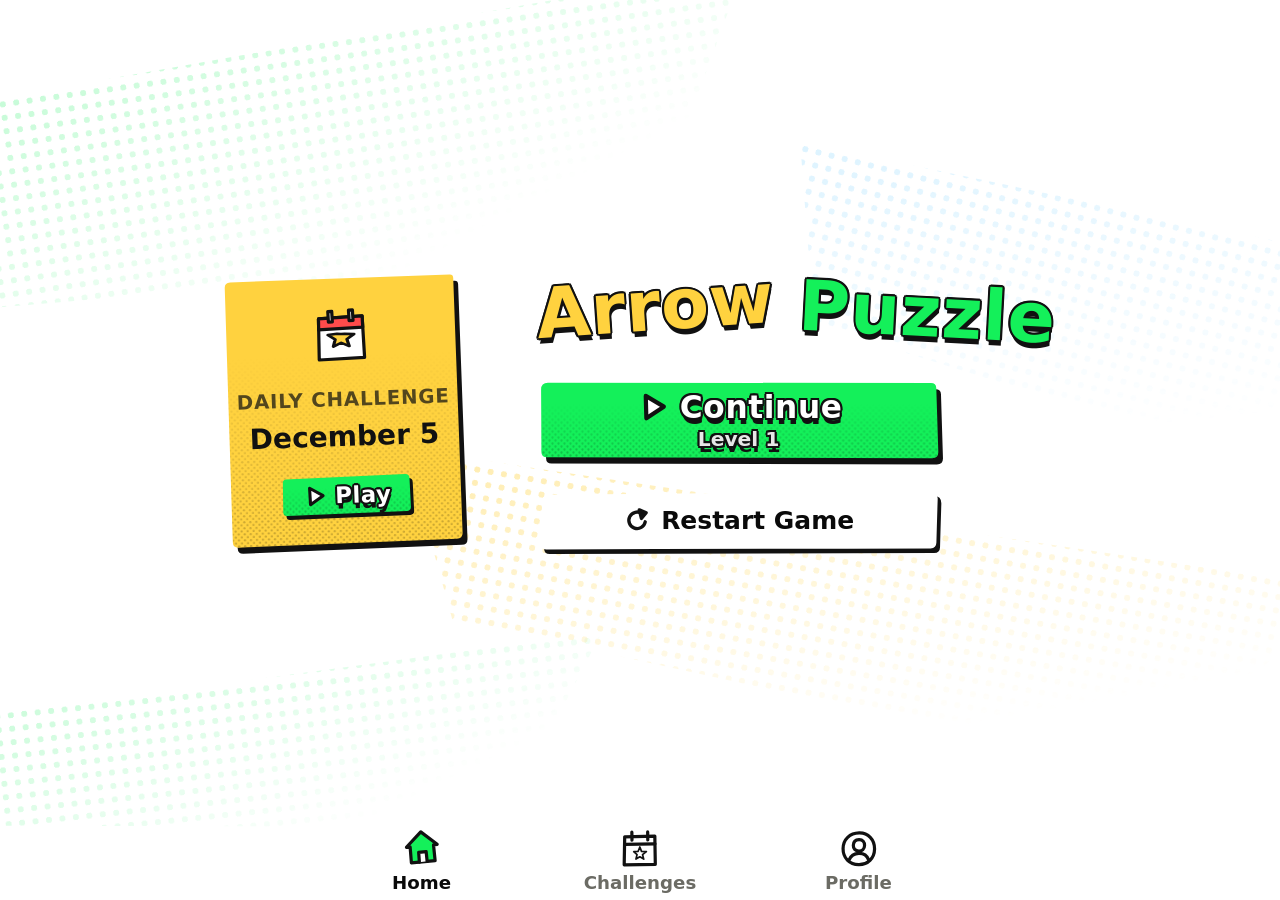
<file: index.html>
<!DOCTYPE html>
<html lang="en" data-theme="light">
<head>
<meta charset="utf-8">
<meta name="viewport" content="width=device-width, initial-scale=1, maximum-scale=1, user-scalable=no, viewport-fit=cover">
<meta name="theme-color" content="#ffffff">
<meta name="color-scheme" content="light dark">
<meta name="apple-mobile-web-app-capable" content="yes">
<meta name="mobile-web-app-capable" content="yes">
<meta name="format-detection" content="telephone=no">
<meta name="app-version" content="20261121061737">
<title>Arrow Puzzle</title>
<link rel="icon" href="assets/icon.svg" type="image/svg+xml">
<!-- runs before first paint: applies the saved theme so the wrong theme never flashes -->
<script>
(function () {
  try {
    var s = JSON.parse(localStorage.getItem('arrow-puzzle.v1') || '{}'), r = document.documentElement;
    if (s.theme === 'dark' || s.theme === 'custom') r.setAttribute('data-theme', s.theme);
    var c = JSON.parse(localStorage.getItem('arrow-puzzle.custom') || 'null');
    if (c) for (var k in c) r.style.setProperty(k, c[k]);
    if (sessionStorage.getItem('arrow-puzzle.resume')) r.className += ' wipe-boot';   // reloaded onto a new version
  } catch (e) {}
})();
</script>
<!-- every asset url carries ?v=<app-version> so a new deploy never mixes with cached files -->
<script>
  window.AP_V = encodeURIComponent((document.querySelector('meta[name="app-version"]') || {}).content || 'dev');
  document.write('<link rel="stylesheet" href="css/themes.css?v=' + AP_V + '"><link rel="stylesheet" href="css/style.css?v=' + AP_V + '">');
</script>
<noscript><link rel="stylesheet" href="css/themes.css"><link rel="stylesheet" href="css/style.css"></noscript>
</head>
<body>
<div id="app" data-screen="home">

  <!-- ================= HOME ================= -->
  <section class="screen" id="s-home">
    <div class="bg-shapes" aria-hidden="true"><i></i><i></i><i></i><i></i></div>
    <div class="home-body">
      <div class="daily-card" id="daily-card" data-sk="daily" data-sk-amp="1.4">
        <svg class="ic cal-ico" viewBox="0 0 64 64" aria-hidden="true">
          <path class="o fw" d="M7.5 12.4 L56.4 10.8 L57.6 57.2 L6.8 58.4 Z" stroke-width="3.6"/>
          <path class="o fr" d="M7.5 12.4 L56.4 10.8 L56.7 23.4 L7.3 24.6 Z" stroke-width="3.6"/>
          <path class="o fw" d="M18.2 4.6 L22.6 4.4 L22.9 16.2 L18.5 16.4 Z M41.4 3.8 L45.8 3.7 L46.1 15.4 L41.7 15.6 Z" stroke-width="3"/>
          <path class="o fy" d="M32.0 27.7 L36.2 27.3 L46.6 28.2 L38.5 35.1 L40.9 45.3 L32.0 40.1 L23.1 45.2 L25.4 35.1 L17.4 28.3 L27.6 27.0Z" transform="translate(0 4) scale(1 .78) translate(0 6)" stroke-width="3"/>
        </svg>
        <div class="daily-lbl" data-i18n="daily_challenge">Daily Challenge</div>
        <div class="daily-date" id="daily-date">&nbsp;</div>
        <button class="pill-sm" id="btn-daily" data-action="play-daily" data-sk="pill"><svg class="ic bi" viewBox="0 0 24 24" aria-hidden="true"><path class="o fw" d="M7.2 4.6 L19.3 11.8 L7.6 19.6 Z"/></svg><span id="btn-daily-t" data-i18n="play">Play</span></button>
      </div>
      <h1 class="game-title"><span class="tt">Arrow</span> <span class="tt tt2">Puzzle</span></h1>
      <div class="home-btns">
        <button class="btn-primary" data-action="continue" data-sk="btn">
          <span class="b1"><svg class="ic bi" viewBox="0 0 24 24" aria-hidden="true"><path class="o fw" d="M7.2 4.6 L19.3 11.8 L7.6 19.6 Z"/></svg><span data-i18n="continue">Continue</span></span>
          <span class="b2" id="home-level">Level 1</span>
        </button>
        <button class="btn-secondary" data-action="restart-game" data-sk="btn2"><svg class="ic bi" viewBox="0 0 24 24" aria-hidden="true"><path class="o n" d="M18.6 13.2 A6.9 6.9 0 1 1 15.9 6.4"/><path class="o fk" d="M13.6 3.2 L19.4 5.6 L15.4 10.4 Z"/></svg><span data-i18n="restart_game">Restart Game</span></button>
      </div>
    </div>
  </section>

  <!-- ================= CHALLENGES ================= -->
  <section class="screen" id="s-challenge">
    <div class="page-head"><h2 data-i18n="challenges" data-sk="head">Challenges</h2></div>
    <div class="scroll">
      <div class="col">
        <div class="month-bar">
          <button class="round-btn" data-action="month-prev" data-i18n-aria="prev_month" aria-label="Previous month" data-sk="icon">
            <svg class="ic" viewBox="0 0 24 24" aria-hidden="true"><path class="o n" d="M15.4 4.8 L8 12.3 L15 19.4" stroke-width="3.4"/></svg>
          </button>
          <div class="month-title" id="month-title">&nbsp;</div>
          <button class="round-btn" data-action="month-next" id="btn-month-next" data-i18n-aria="next_month" aria-label="Next month" data-sk="icon">
            <svg class="ic" viewBox="0 0 24 24" aria-hidden="true"><path class="o n" d="M8.8 4.6 L16.2 12.1 L9.1 19.3" stroke-width="3.4"/></svg>
          </button>
        </div>
        <div class="cal-week" id="cal-week"></div>
        <div class="cal-grid" id="cal-grid"></div>
        <div class="cal-note" id="cal-note"></div>
      </div>
    </div>
  </section>

  <!-- ================= PROFILE ================= -->
  <section class="screen" id="s-profile">
    <div class="page-head"><h2 data-i18n="profile" data-sk="head">Profile</h2></div>
    <div class="scroll">
      <div class="col">
        <div class="avatar" data-sk="avatar" data-sk-amp="1.6">
          <svg class="ic" viewBox="0 0 48 48" aria-hidden="true"><path class="o fw" d="M24.4 8.6 C29.6 8.4 32.6 12.2 32.4 17.3 C32.2 22.4 28.9 25.8 24 25.6 C19 25.5 15.8 22.1 15.9 17.1 C16 12.1 19.2 8.8 24.4 8.6 Z" stroke-width="3.2"/><path class="o fw" d="M8.6 42.4 C9.4 34.2 15.4 29.6 24.2 29.4 C33 29.2 38.8 34 39.6 42.2 Z" stroke-width="3.2"/></svg>
        </div>
        <div class="stats">
          <div class="stat" data-sk="stat"><b id="st-level">1</b><span data-i18n="st_level">Current Level</span></div>
          <div class="stat" data-sk="stat"><b id="st-solved">0</b><span data-i18n="st_solved">Levels Solved</span></div>
          <div class="stat" data-sk="stat"><b id="st-daily">0</b><span data-i18n="st_daily">Challenges Won</span></div>
        </div>
        <div class="set-title"><svg class="ic" viewBox="0 0 24 24" aria-hidden="true"><path class="o fy" d="M19.3 10.2 L21.9 10.7 L22.2 13.3 L19.2 13.7 L18.5 16.0 L20.0 18.2 L18.1 19.9 L16.0 18.5 L13.7 19.2 L13.3 22.1 L10.7 21.9 L10.3 19.2 L8.0 18.4 L5.6 20.2 L4.1 18.1 L5.6 15.9 L4.5 13.8 L1.7 13.3 L1.8 10.7 L4.7 10.2 L5.3 7.9 L4.1 5.9 L5.6 3.8 L8.1 5.6 L10.3 4.8 L10.7 2.1 L13.3 2.0 L13.8 4.5 L15.9 5.7 L18.3 3.9 L20.1 5.7 L18.4 8.1Z"/><path class="o fw" d="M14.7 10.8Q15.2 12.0 14.7 13.1Q14.1 14.2 13.1 14.7Q12.0 15.2 10.9 14.7Q9.8 14.3 9.3 13.1Q8.8 12.0 9.2 10.8Q9.7 9.7 10.8 9.2Q12.0 8.8 13.1 9.2Q14.3 9.6 14.7 10.8Z"/></svg><span data-i18n="settings">Settings</span></div>
        <div class="card-list" data-settings data-sk="list"></div>
        <button class="btn-secondary danger" data-action="reset-progress" data-sk="btn2"><svg class="ic bi" viewBox="0 0 24 24" aria-hidden="true"><path class="o fw" d="M5.6 7.4 L18.6 7.2 L17.2 20.4 L7 20.6 Z"/><path class="o n" d="M3.8 6.9 L20.3 6.6 M9.4 6.8 L9.7 3.8 L14.4 3.7 L14.6 6.7 M10.2 10.6 L10.5 17.2 M13.9 10.5 L13.6 17.3"/></svg><span data-i18n="reset_all">Reset All Progress</span></button>
      </div>
    </div>
  </section>

  <!-- ================= GAME ================= -->
  <section class="screen" id="s-game">
    <div class="panel" data-sk="panel" data-sk-bleed="ltr" data-sk-seed="3">
      <header class="topbar col">
        <button class="icon-btn" data-action="home" data-i18n-aria="home" aria-label="Home" data-sk="icon">
          <svg class="ic" viewBox="0 0 24 24" aria-hidden="true"><path class="o n" d="M15.2 4.6 L7.8 12.2 L14.8 19.4" stroke-width="3.4"/></svg>
        </button>
        <h2 id="g-title" data-sk="title" data-sk-amp="1.5">Level 1</h2>
        <button class="icon-btn" data-action="pause" data-i18n-aria="pause" aria-label="Pause" data-sk="icon">
          <svg class="ic" viewBox="0 0 24 24" aria-hidden="true"><path class="o fk" d="M6.6 4.4 L10.4 4.6 L10.2 19.6 L6.4 19.4 Z M13.8 4.6 L17.6 4.4 L17.7 19.5 L13.9 19.7 Z" stroke-width="2"/></svg>
        </button>
      </header>
      <div class="stats-row col">
        <div class="chip chip-count" data-i18n-aria="arrows_left" aria-label="Arrows left" data-sk="chip">
          <svg class="ic" viewBox="0 0 24 24" aria-hidden="true"><path class="o fy" d="M3.6 17.2 L12.8 8.3 L10.2 5.8 L19.6 4.4 L18.4 13.8 L15.7 11.2 L6.6 20.1 Z" stroke-width="2.2"/></svg>
          <span id="g-count">0</span>
        </div>
        <div class="lives" id="g-lives" role="img" data-i18n-aria="lives" aria-label="Lives">
          <i class="life" data-sk="life" data-sk-amp="2"></i><i class="life" data-sk="life" data-sk-amp="2"></i><i class="life" data-sk="life" data-sk-amp="2"></i>
        </div>
        <div class="chip chip-diff" id="g-diff" data-lvl="1" data-sk="chip">
          <svg class="ic meter" viewBox="0 0 24 24" aria-hidden="true"><path class="o m1" d="M3.4 14.6 L7.2 14.4 L7.4 20.2 L3.6 20.4 Z"/><path class="o m2" d="M10.1 9.6 L13.9 9.4 L14.1 20.2 L10.2 20.4 Z"/><path class="o m3" d="M16.8 4.2 L20.6 4.4 L20.4 20.3 L16.7 20.1 Z"/></svg>
          <span id="g-diff-t">Easy</span>
        </div>
      </div>
      <div id="stage">
        <canvas id="board" data-i18n-aria="board" aria-label="Game board"></canvas>
        <div id="dev" hidden>
          <pre id="dev-out">dev</pre>
          <div class="dev-btns">
            <button data-action="dev-grid" id="dv-grid">grid</button>
            <button data-action="dev-perf" id="dv-perf">perf</button>
            <button data-action="dev-off" aria-label="close"><svg viewBox="0 0 24 24" width="10" height="10" aria-hidden="true"><path d="M5 5l14 14M19 5L5 19" stroke="currentColor" stroke-width="3" stroke-linecap="round"/></svg></button>
          </div>
        </div>
        <button class="fit-btn" id="btn-fit" data-action="fit" data-i18n-aria="fit" aria-label="Fit to screen" data-sk="icon">
          <svg class="ic" viewBox="0 0 24 24" aria-hidden="true"><path class="o n" d="M4.2 9.4 L4 4.2 L9.3 4.4 M14.8 4.1 L19.9 4.3 L19.7 9.2 M4.3 14.6 L4.1 19.8 L9.2 19.7 M19.8 14.7 L20 19.9 L14.7 19.8" stroke-width="3.2"/></svg>
        </button>
      </div>
      <footer class="tools">
        <div class="map-frame" data-sk="map" data-sk-amp="1.4"><canvas id="dotmap" data-i18n-aria="dotmap" aria-label="Dot map of arrow positions" role="img"></canvas></div>
        <button class="tool" data-action="hint" id="btn-hint" data-i18n-aria="hint" aria-label="Hint" data-sk="tool" data-sk-amp="1.3">
          <svg class="ic" viewBox="0 0 48 56" aria-hidden="true">
            <path class="o fy" d="M24.2 4.4 C14.4 4.2 8 11.2 8.2 19.8 C8.4 25.4 11 28.6 13.8 31.6 C15.4 33.4 16 35 16 37.2 L32.2 37 C32.2 34.8 32.8 33.2 34.4 31.4 C37.2 28.4 39.8 25 39.8 19.4 C39.6 10.8 33.8 4.6 24.2 4.4 Z" stroke-width="3.4"/>
            <path class="o n" d="M14.6 17.4 C15.4 13.2 18.2 10.6 21.6 10" stroke-width="3" stroke="#fff"/>
            <path class="o fw" d="M15.6 41.2 L32.6 40.8 M17 46.4 L31.2 46.2 M20 51.4 L28.2 51.2" stroke-width="3.6"/>
          </svg>
          <span class="badge" id="b-hint" data-sk="badge">3</span>
        </button>
        <button class="tool" data-action="ruler" id="btn-ruler" data-i18n-aria="ruler" aria-label="Ruler" data-sk="tool" data-sk-amp="1.3">
          <svg class="ic" viewBox="0 0 48 56" aria-hidden="true">
            <g transform="rotate(35 24 28)">
              <path class="o fs" d="M14.2 2.4 L33.8 2.8 L34.2 53.6 L14 53.2 Z" stroke-width="3.4"/>
              <path class="o n" d="M14.4 10.2 L21 10.1 M14.4 18 L18.6 18 M14.3 25.9 L21.2 25.8 M14.3 33.8 L18.7 33.8 M14.2 41.7 L21.1 41.6" stroke-width="2.6"/>
              <circle class="o fw" cx="26.4" cy="46.4" r="2.6" stroke-width="2.4"/>
            </g>
          </svg>
          <span class="badge" id="b-ruler" data-sk="badge">3</span>
        </button>
      </footer>
    </div>
    <div class="strip" aria-hidden="true"></div>
  </section>

  <!-- ================= TAB BAR ================= -->
  <nav id="tabbar" data-sk="bar" data-sk-bleed="lrb" data-sk-seed="5">
    <button class="tab" data-tab="home" data-action="tab">
      <svg class="ic" viewBox="0 0 32 32" aria-hidden="true"><path class="o ft" d="M3.6 15.4 L16.2 4 L28.6 15.2 L25.6 15.3 L25.8 28.2 L6.5 28.4 L6.6 15.5 Z" stroke-width="2.8"/><path class="o fw" d="M13 28.3 L13.1 20.4 L19.2 20.3 L19.3 28.2" stroke-width="2.6"/></svg>
      <span data-i18n="tab_home">Home</span>
    </button>
    <button class="tab" data-tab="challenge" data-action="tab">
      <svg class="ic" viewBox="0 0 32 32" aria-hidden="true"><path class="o ft" d="M3.8 6.4 L28.2 5.8 L28.6 28.6 L3.4 29 Z" stroke-width="2.8"/><path class="o n" d="M9.6 2.6 L9.7 9 M22.4 2.4 L22.5 8.8 M4 12.4 L28.3 12" stroke-width="2.6"/><path class="o fw" d="M12.0 2.5 L14.5 9.1 L21.8 9.4 L16.0 13.9 L17.8 20.7 L12.0 17.2 L6.2 20.5 L7.8 14.0 L2.8 9.6 L9.4 9.0Z" transform="translate(9.6 13.2) scale(.54)" stroke-width="4"/></svg>
      <span data-i18n="tab_challenges">Challenges</span>
    </button>
    <button class="tab" data-tab="profile" data-action="tab">
      <svg class="ic" viewBox="0 0 32 32" aria-hidden="true"><path class="o ft" d="M16.3 3.2 C23.6 3 28.9 8.6 28.8 16.2 C28.7 23.6 23.4 28.9 16 28.8 C8.4 28.7 3.2 23.4 3.3 15.9 C3.4 8.4 8.8 3.4 16.3 3.2 Z" stroke-width="2.8"/><path class="o fw" d="M16.2 8.6 C19.2 8.5 20.8 10.6 20.7 13.4 C20.6 16.2 18.8 18 16 17.9 C13.2 17.8 11.5 15.9 11.6 13.2 C11.7 10.4 13.4 8.7 16.2 8.6 Z M8.2 25 C9.6 21.4 12.4 19.8 16.1 19.7 C19.9 19.6 22.6 21.2 23.9 24.8" stroke-width="2.4"/></svg>
      <span data-i18n="tab_profile">Profile</span>
    </button>
  </nav>

  <!-- animation layer: covers the whole app so flying arrows are never clipped by the board -->
  <canvas id="fx" aria-hidden="true"></canvas>

  <!-- ================= MODALS ================= -->
  <div class="modal" id="m-pause" hidden>
    <div class="card" data-sk="card" data-sk-amp="1.2">
      <h3><svg class="ic hi" viewBox="0 0 24 24" aria-hidden="true"><path class="o fy" d="M19.3 10.2 L21.9 10.7 L22.2 13.3 L19.2 13.7 L18.5 16.0 L20.0 18.2 L18.1 19.9 L16.0 18.5 L13.7 19.2 L13.3 22.1 L10.7 21.9 L10.3 19.2 L8.0 18.4 L5.6 20.2 L4.1 18.1 L5.6 15.9 L4.5 13.8 L1.7 13.3 L1.8 10.7 L4.7 10.2 L5.3 7.9 L4.1 5.9 L5.6 3.8 L8.1 5.6 L10.3 4.8 L10.7 2.1 L13.3 2.0 L13.8 4.5 L15.9 5.7 L18.3 3.9 L20.1 5.7 L18.4 8.1Z"/><path class="o fw" d="M14.7 10.8Q15.2 12.0 14.7 13.1Q14.1 14.2 13.1 14.7Q12.0 15.2 10.9 14.7Q9.8 14.3 9.3 13.1Q8.8 12.0 9.2 10.8Q9.7 9.7 10.8 9.2Q12.0 8.8 13.1 9.2Q14.3 9.6 14.7 10.8Z"/></svg><span data-i18n="settings">Settings</span></h3>
      <div data-settings></div>
      <button class="btn-primary slim" data-action="resume" data-sk="btn"><svg class="ic bi" viewBox="0 0 24 24" aria-hidden="true"><path class="o fw" d="M7.2 4.6 L19.3 11.8 L7.6 19.6 Z"/></svg><span data-i18n="resume">Resume</span></button>
      <button class="btn-secondary" data-action="restart-level" data-sk="btn2"><svg class="ic bi" viewBox="0 0 24 24" aria-hidden="true"><path class="o n" d="M18.6 13.2 A6.9 6.9 0 1 1 15.9 6.4"/><path class="o fk" d="M13.6 3.2 L19.4 5.6 L15.4 10.4 Z"/></svg><span data-i18n="restart">Restart</span></button>
      <button class="btn-secondary" data-action="home" data-sk="btn2"><svg class="ic bi" viewBox="0 0 24 24" aria-hidden="true"><path class="o fw" d="M3.4 11.6 L12.1 3.6 L20.7 11.4 L18.4 11.5 L18.6 20.3 L5.6 20.5 L5.7 11.7 Z"/><path class="o fy" d="M10 20.4 L10.1 15 L14.1 14.9 L14.2 20.3"/></svg><span data-i18n="home">Home</span></button>
    </div>
  </div>

  <div class="modal" id="m-win" hidden>
    <div class="card" data-sk="card" data-sk-amp="1.2">
      <div class="medal" aria-hidden="true">
        <svg class="ic" viewBox="0 0 64 64"><path class="o fs" d="M18.4 44 L12.6 60.4 L21.2 57.4 L25.4 63 L30.2 49.6 Z M45.6 44 L51.4 60.4 L42.8 57.4 L38.6 63 L33.8 49.6 Z" stroke-width="3"/><path class="o fa" d="M56.0 25.1Q56.0 30.0 55.6 35.0Q55.2 39.9 52.7 44.1Q50.2 48.3 45.8 50.6Q41.4 52.9 36.7 54.4Q32.0 55.9 27.0 54.1Q22.0 52.3 18.4 49.8Q14.9 47.2 12.2 43.4Q9.5 39.6 8.1 34.8Q6.8 30.0 8.4 25.3Q10.0 20.5 12.3 16.4Q14.5 12.2 18.3 9.3Q22.0 6.5 27.0 5.6Q32.0 4.7 36.9 6.3Q41.7 7.9 46.0 9.9Q50.4 11.8 53.1 16.0Q55.9 20.2 56.0 25.1Z" stroke-width="3.6"/><path class="o fy" d="M32.0 17.7 L36.2 27.3 L46.6 28.2 L38.5 35.1 L40.9 45.3 L32.0 40.1 L23.1 45.2 L25.4 35.1 L17.4 28.3 L27.6 27.0Z" transform="translate(0 -3)" stroke-width="3.2"/></svg>
      </div>
      <h3 id="win-title">Level Complete!</h3>
      <p id="win-sub"></p>
      <button class="btn-primary slim" data-action="next" data-sk="btn"><svg class="ic bi" viewBox="0 0 24 24" aria-hidden="true"><path class="o fw" d="M3.6 9.3 L12.8 9.1 L12.6 4.6 L20.6 12.1 L12.9 19.6 L12.7 15 L3.8 15.2 Z"/></svg><span id="btn-next">Next Level</span></button>
      <button class="btn-secondary" data-action="restart-level" data-sk="btn2"><svg class="ic bi" viewBox="0 0 24 24" aria-hidden="true"><path class="o n" d="M18.6 13.2 A6.9 6.9 0 1 1 15.9 6.4"/><path class="o fk" d="M13.6 3.2 L19.4 5.6 L15.4 10.4 Z"/></svg><span data-i18n="replay">Replay</span></button>
    </div>
  </div>

  <div class="modal" id="m-lose" hidden>
    <div class="card" data-sk="card" data-sk-amp="1.2">
      <div class="crash" aria-hidden="true">
        <svg class="ic" viewBox="0 0 64 64"><path class="o fr" d="M32.0 6.1 L37.1 16.3 L46.6 12.0 L45.4 22.3 L57.1 23.8 L49.4 32.0 L57.6 40.3 L44.5 41.1 L47.1 52.8 L37.1 47.7 L32.0 56.7 L27.1 47.1 L17.3 52.3 L19.9 40.8 L8.4 39.7 L15.2 32.0 L8.3 24.3 L19.6 23.0 L16.9 11.2 L26.7 15.8Z" stroke-width="3.2"/><path class="o fy" d="M8 36.2 L27.4 35.8 L27.2 29.6 L39.6 34.6 L27.6 40.2 L27.5 34.6" stroke-width="3" transform="rotate(-8 32 32)"/><path class="o fk" d="M41.4 20.2 L47 19.8 L47.6 44.4 L41.8 44.8 Z" stroke-width="2.6"/></svg>
      </div>
      <h3 data-i18n="out_of_lives">Out of Lives</h3>
      <p data-i18n="out_of_lives_sub">Give it another go. Hints can help!</p>
      <button class="btn-primary slim" data-action="restart-level" data-sk="btn"><svg class="ic bi" viewBox="0 0 24 24" aria-hidden="true"><path class="o n" d="M18.6 13.2 A6.9 6.9 0 1 1 15.9 6.4"/><path class="o fk" d="M13.6 3.2 L19.4 5.6 L15.4 10.4 Z"/></svg><span data-i18n="try_again">Try Again</span></button>
      <button class="btn-secondary" data-action="home" data-sk="btn2"><svg class="ic bi" viewBox="0 0 24 24" aria-hidden="true"><path class="o fw" d="M3.4 11.6 L12.1 3.6 L20.7 11.4 L18.4 11.5 L18.6 20.3 L5.6 20.5 L5.7 11.7 Z"/><path class="o fy" d="M10 20.4 L10.1 15 L14.1 14.9 L14.2 20.3"/></svg><span data-i18n="home">Home</span></button>
    </div>
  </div>

  <div class="modal" id="m-confirm" hidden>
    <div class="card" data-sk="card" data-sk-amp="1.2">
      <h3 id="cf-title">Confirm</h3>
      <p id="cf-text"></p>
      <button class="btn-primary slim" data-action="confirm-yes" data-sk="btn"><svg class="ic bi" viewBox="0 0 24 24" aria-hidden="true"><path class="o n" d="M4.4 12.6 L9.6 17.6 L19.8 6.2" stroke-width="3.4"/></svg><span data-i18n="confirm">Confirm</span></button>
      <button class="btn-secondary" data-action="confirm-no" data-sk="btn2"><svg class="ic bi" viewBox="0 0 24 24" aria-hidden="true"><path class="o n" d="M6 6.3 L18.2 17.8 M17.8 5.8 L6.2 18.1" stroke-width="3.2"/></svg><span data-i18n="cancel">Cancel</span></button>
    </div>
  </div>

  <!-- confetti sits above everything (including modals) and never blocks input -->
  <canvas id="confetti" aria-hidden="true"></canvas>
</div>

<script>
  ['js/engine.js', 'js/i18n.js', 'js/levels.js', 'js/storage.js', 'js/theme.js', 'js/audio.js', 'js/dotmap.js', 'js/transition.js', 'js/update.js', 'js/sketch.js', 'js/view.js', 'js/game.js', 'js/main.js'].forEach(function (f) {
    document.write('<script src="' + f + '?v=' + AP_V + '"><\/script>');
  });
</script>
</body>
</html>
</file>
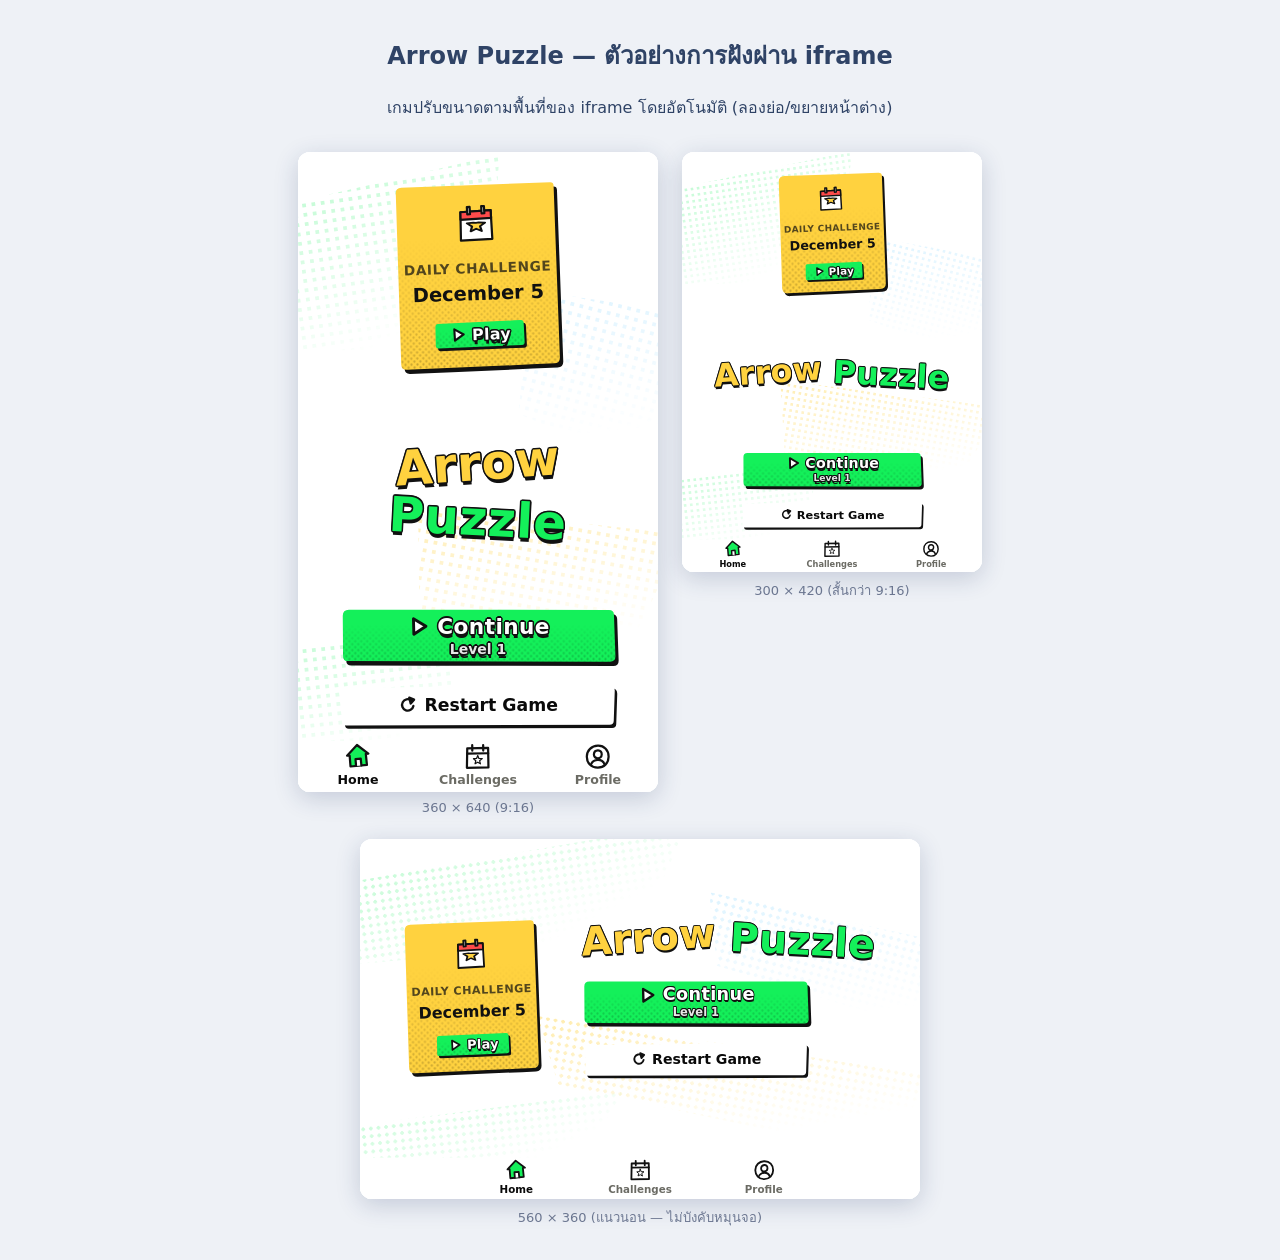
<file: embed-example.html>
<!DOCTYPE html>
<html lang="th">
<head>
<meta charset="utf-8">
<meta name="viewport" content="width=device-width, initial-scale=1">
<title>Arrow Puzzle — iframe embed example</title>
<style>
  body { margin: 0; font-family: system-ui, sans-serif; background: #eef1f6; }
  header { padding: 16px; text-align: center; color: #2f4366; }
  .wrap { display: flex; gap: 24px; flex-wrap: wrap; justify-content: center; padding: 0 16px 32px; }
  figure { margin: 0; text-align: center; font-size: 13px; color: #6b7690; }
  iframe { border: 0; display: block; background: #fff; border-radius: 12px; box-shadow: 0 6px 24px rgba(30,50,100,.2); margin-bottom: 8px; }
</style>
</head>
<body>
<header>
  <h2>Arrow Puzzle — ตัวอย่างการฝังผ่าน iframe</h2>
  <p>เกมปรับขนาดตามพื้นที่ของ iframe โดยอัตโนมัติ (ลองย่อ/ขยายหน้าต่าง)</p>
</header>
<div class="wrap">
  <figure>
    <iframe src="index.html" style="width:360px;height:640px;" allow="autoplay"></iframe>
    360 × 640 (9:16)
  </figure>
  <figure>
    <iframe src="index.html" style="width:300px;height:420px;" allow="autoplay"></iframe>
    300 × 420 (สั้นกว่า 9:16)
  </figure>
  <figure>
    <iframe src="index.html" style="width:560px;height:360px;" allow="autoplay"></iframe>
    560 × 360 (แนวนอน — ไม่บังคับหมุนจอ)
  </figure>
</div>
</body>
</html>
</file>
<file: css/themes.css>
/* Arrow Puzzle — themes.css
 * Every colour in the game comes from these CSS variables (UI, board, arrows, dot map).
 * Visual language: hand-drawn cartoon — bold outlines (--line), flat bright fills, halftone dots.
 * To make your own look: edit the [data-theme="custom"] block below, or call
 *   ArrowPuzzle.setCustomTheme({ '--accent': '#e0457b', '--line': '#3a1230' })
 * at runtime (saved in localStorage). The canvas colours (--ink, --arrow-fill, --dot-empty, --hint, ...)
 * are read from here too, so the board follows the theme. */

:root, :root[data-theme="light"] {
  color-scheme: light;
  /* sketch language */
  --line: #111111;                 /* every hand-drawn outline */
  --text-line: #111111;            /* outline around white display text */
  --sh-ink: #111111;               /* cartoon drop shadows */
  --ht-dot: rgba(17, 17, 17, .07); /* page halftone dots */
  --ht-ink: rgba(0, 0, 0, .22);    /* halftone dots printed on top of coloured fills */
  --green: #14f05a; --yellow: #ffd23f; --sky: #7fd3ff; --red: #ff4b4b;

  --bg: #ffffff;
  --bg-shape: #e6ffed;
  --surface: #ffffff;
  --surface-2: #f5f5ef;
  --panel: #ffffff;
  --strip: #14f05a;
  --board-bg: #ffffff;
  --text: #141414;
  --text-strong: #0a0a0a;
  --text-muted: #5f5f58;
  --chip-1: #fff4c7; --chip-2: #fff4c7; --chip-text: #111111;
  --border: #111111;
  --accent: #14f05a; --accent-hi: #45ff80; --accent-lo: #00c84a; --on-accent: #ffffff; --on-accent-muted: rgba(255,255,255,.9);
  --accent-soft: #e3ffe9;
  --card-1: #ffd23f; --card-2: #ffd23f; --card-3: #ffb800;
  --life: #14f05a; --life-off: #ffffff;
  --shadow-rgb: 17, 17, 17;
  --overlay: rgba(12, 12, 12, .52);
  --switch-off: #ecece4;
  --tool-1: #ffffff; --tool-2: #ffffff;
  --avatar-1: #7fd3ff; --avatar-2: #7fd3ff;
  --hl: 0;
  --done-1: #14f05a; --done-2: #14f05a;
  --tab-off: #6b6b64;
  /* board / canvas colours */
  --ink: #111111;                  /* arrow outlines */
  --arrow-fill: #ffd23f;           /* arrow body */
  --dot-empty: #cfcfc6;            /* empty-cell dots on the board */
  --hint: #7fd3ff; --glow: #14f05a;
  --danger: #ff3b3b; --warn: #ff8a00; --ok: #00c84a;
  --map-bg-1: #ffffff; --map-bg-2: #ffffff;
  --map-empty: #ebebe4; --map-avail: #00d24e; --map-blocked: #111111; --map-removed: #f4f4ee;
  --confetti-1: #14f05a; --confetti-2: #ffd23f; --confetti-3: #7fd3ff; --confetti-4: #ff4b4b; --confetti-5: #111111; --confetti-6: #ffffff;
}

:root[data-theme="dark"] {
  color-scheme: dark;
  --line: #f2f0e6;                 /* chalk outlines on dark paper */
  --text-line: #0b0b0b;
  --sh-ink: #050506;
  --ht-dot: rgba(242, 240, 230, .06);
  --ht-ink: rgba(0, 0, 0, .3);
  --green: #2bff6a; --yellow: #ffd23f; --sky: #6ccfff; --red: #ff5d5d;

  --bg: #15161b;
  --bg-shape: #1b2a21;
  --surface: #24262e;
  --surface-2: #1d1f26;
  --panel: #1b1d23;
  --strip: #1ed85c;
  --board-bg: #1b1d23;
  --text: #f2f0e6;
  --text-strong: #ffffff;
  --text-muted: #a6a59c;
  --chip-1: #3a3423; --chip-2: #3a3423; --chip-text: #ffe8a0;
  --border: #f2f0e6;
  --accent: #22e862; --accent-hi: #4dff86; --accent-lo: #10b84a; --on-accent: #ffffff; --on-accent-muted: rgba(255,255,255,.9);
  --accent-soft: #1d3a27;
  --card-1: #e9b92c; --card-2: #e9b92c; --card-3: #d09a10;
  --life: #22e862; --life-off: #2c2f38;
  --shadow-rgb: 0, 0, 0;
  --overlay: rgba(0, 0, 0, .62);
  --switch-off: #3a3d47;
  --tool-1: #2a2d36; --tool-2: #2a2d36;
  --avatar-1: #3d8fbf; --avatar-2: #3d8fbf;
  --hl: 0;
  --done-1: #22e862; --done-2: #22e862;
  --tab-off: #8e8d86;
  --ink: #f2f0e6;
  --arrow-fill: #ffd23f;
  --dot-empty: #3a3d46;
  --hint: #6ccfff; --glow: #2bff6a;
  --danger: #ff5d5d; --warn: #ff9a3c; --ok: #2bff6a;
  --map-bg-1: #24262e; --map-bg-2: #24262e;
  --map-empty: #33363f; --map-avail: #2bff6a; --map-blocked: #f2f0e6; --map-removed: #2a2c34;
  --confetti-1: #2bff6a; --confetti-2: #ffd23f; --confetti-3: #6ccfff; --confetti-4: #ff5d5d; --confetti-5: #f2f0e6; --confetti-6: #c58cff;
}

/* Custom theme: a warm "Sunset" sketchbook. Edit freely (or override at runtime). */
:root[data-theme="custom"] {
  color-scheme: light;
  --line: #2b1410;
  --text-line: #2b1410;
  --sh-ink: #2b1410;
  --ht-dot: rgba(43, 20, 16, .07);
  --ht-ink: rgba(60, 10, 0, .22);
  --green: #ff5a4f; --yellow: #ffc145; --sky: #ffb0a0; --red: #d6202a;

  --bg: #fff6ea;
  --bg-shape: #ffe4d2;
  --surface: #fffdf8;
  --surface-2: #fff0e0;
  --panel: #fffdf8;
  --strip: #ff5a4f;
  --board-bg: #fffdf8;
  --text: #2b1410;
  --text-strong: #1c0b08;
  --text-muted: #8a6458;
  --chip-1: #ffe7b8; --chip-2: #ffe7b8; --chip-text: #2b1410;
  --border: #2b1410;
  --accent: #ff5a4f; --accent-hi: #ff7d6e; --accent-lo: #e0392f; --on-accent: #ffffff; --on-accent-muted: rgba(255,255,255,.9);
  --accent-soft: #ffe2dc;
  --card-1: #ffc145; --card-2: #ffc145; --card-3: #f29d00;
  --life: #ff5a4f; --life-off: #fffdf8;
  --shadow-rgb: 43, 20, 16;
  --overlay: rgba(43, 14, 8, .5);
  --switch-off: #f3e1cf;
  --tool-1: #fffdf8; --tool-2: #fffdf8;
  --avatar-1: #ffb0a0; --avatar-2: #ffb0a0;
  --hl: 0;
  --done-1: #ff5a4f; --done-2: #ff5a4f;
  --tab-off: #a07e72;
  --ink: #2b1410;
  --arrow-fill: #ffc145;
  --dot-empty: #ead5c2;
  --hint: #ffb0a0; --glow: #ff5a4f;
  --danger: #d6202a; --warn: #f27300; --ok: #1fa971;
  --map-bg-1: #fffdf8; --map-bg-2: #fffdf8;
  --map-empty: #f6e3d2; --map-avail: #ff5a4f; --map-blocked: #2b1410; --map-removed: #fbefe3;
  --confetti-1: #ff5a4f; --confetti-2: #ffc145; --confetti-3: #ffb0a0; --confetti-4: #1fa971; --confetti-5: #2b1410; --confetti-6: #ffffff;
}
</file>
<file: css/style.css>
/* Arrow Puzzle — style.css
 * Hand-drawn cartoon UI: bold outlines, slightly irregular quads, flat fills, halftone dots.
 * Colours come from css/themes.css (CSS variables). Sizes derive from --u (= 1% of the design
 * width, 9:16 portrait); main.js sets --u from the real size of #app (the iframe area).
 * Panels/buttons are drawn by js/sketch.js into an <svg class="sk"> behind each [data-sk] element;
 * this file decides their colours, shadows, halftone and the 12 FPS outline cadence. */
:root {
  --u: min(1vw, 0.5625vh);
  --blue: var(--accent);
  /* motion */
  --ease-out: cubic-bezier(.22, .8, .3, 1);
  --ease-spring: cubic-bezier(.3, 2, .45, 1);        /* press release: one small overshoot */
  --ease-pop: cubic-bezier(.22, 1.1, .36, 1);
  --t-ui: 280ms;       /* general UI            250-320 */
  --t-press: 150ms;    /* press in              130-180 */
  --t-release: 320ms;  /* spring back */
  --t-hover: 220ms;    /* hover                 180-250 */
  --t-panel: 350ms;    /* panels / screens      300-400 */
  --t-win: 420ms;      /* victory panel         350-450 */
  --skf: 333.333ms;    /* outline cycle: 4 frames -> 12 frames per second */
  --safe-t: env(safe-area-inset-top, 0px);
  --safe-b: env(safe-area-inset-bottom, 0px);
  --safe-l: env(safe-area-inset-left, 0px);
  --safe-r: env(safe-area-inset-right, 0px);
  --font: "Arial Rounded MT Bold", "Nunito", system-ui, -apple-system, "Segoe UI", Roboto, "Helvetica Neue", Arial, "Noto Sans", "Noto Sans Thai", "Sarabun", sans-serif;
  --tol: calc(var(--u) * .42);                         /* outline width of white display text */
}

* { box-sizing: border-box; -webkit-tap-highlight-color: transparent; -webkit-touch-callout: none; }
html, body {
  margin: 0; padding: 0; width: 100%; height: 100%;
  overflow: hidden; overscroll-behavior: none;
  background: var(--bg); color: var(--text);
  font-family: var(--font);
  -webkit-text-size-adjust: 100%; text-size-adjust: 100%;
  -webkit-user-select: none; user-select: none;
}
body { position: fixed; inset: 0; }
button { font: inherit; color: inherit; border: 0; background: none; padding: 0; cursor: pointer; touch-action: manipulation; }
h1, h2, h3, p { margin: 0; }
[hidden] { display: none !important; }
svg { display: block; }

#app { position: absolute; inset: 0; overflow: hidden; background: var(--bg); }

/* smooth theme switch: colour properties only, for ~350ms */
html.theme-anim *, html.theme-anim *::before, html.theme-anim *::after {
  transition: background-color var(--t-panel) ease, color var(--t-panel) ease, border-color var(--t-panel) ease,
              fill var(--t-panel) ease, stroke var(--t-panel) ease !important;
}

/* =====================================================================
   SKETCH LAYER (js/sketch.js)
   ===================================================================== */
[data-sk] { isolation: isolate; --skw: calc(var(--u) * .8); --sk-dx: 0px; --sk-dy: 0px; }
.daily-card, .page-head h2, .avatar, .stat, .card-list, .panel, #g-title, .chip, .life, .modal .card, .seg { position: relative; }
.sk { position: absolute; left: 0; top: 0; width: 100%; height: 100%; overflow: visible; z-index: -1; pointer-events: none; }
.sk-fill { fill: var(--sk-fill, var(--surface)); }
.sk-sh { fill: var(--sh-ink); display: none; transform: translate(var(--sk-dx), var(--sk-dy)); }
.sk-ht { display: none; }
#skDots circle { fill: var(--ht-ink); }
.sk-ln {
  fill: none; stroke: var(--sk-line, var(--line)); stroke-width: var(--skw);
  stroke-linejoin: round; stroke-linecap: round;
  opacity: 0; animation: skf var(--skf) step-end infinite;
}
/* four precomputed outline drawings, each shown for one 83 ms slot (12 FPS), each with its own weight */
.sk-ln.f0 { animation-delay: 0ms; }
.sk-ln.f1 { animation-delay: calc(var(--skf) * -.75); stroke-width: calc(var(--skw) * 1.1); }
.sk-ln.f2 { animation-delay: calc(var(--skf) * -.5);  stroke-width: calc(var(--skw) * .9); }
.sk-ln.f3 { animation-delay: calc(var(--skf) * -.25); stroke-width: calc(var(--skw) * 1.04); }
@keyframes skf { 0% { opacity: 1; } 25% { opacity: 0; } 100% { opacity: 0; } }
.has-shadow > .sk .sk-sh, [data-sk="btn"] > .sk .sk-sh, [data-sk="btn2"] > .sk .sk-sh, [data-sk="pill"] > .sk .sk-sh,
[data-sk="card"] > .sk .sk-sh, [data-sk="daily"] > .sk .sk-sh, [data-sk="tool"] > .sk .sk-sh, [data-sk="icon"] > .sk .sk-sh,
[data-sk="stat"] > .sk .sk-sh, [data-sk="list"] > .sk .sk-sh, [data-sk="title"] > .sk .sk-sh, [data-sk="head"] > .sk .sk-sh,
[data-sk="avatar"] > .sk .sk-sh, [data-sk="day"] > .sk .sk-sh { display: inline; }
[data-sk="btn"] > .sk .sk-ht, [data-sk="pill"] > .sk .sk-ht, [data-sk="daily"] > .sk .sk-ht, [data-sk="title"] > .sk .sk-ht,
[data-sk="life"] > .sk .sk-ht, [data-sk="avatar"] > .sk .sk-ht, [data-sk="head"] > .sk .sk-ht { display: inline; }

/* ---------- hand-drawn icons: thick outline + flat fills ---------- */
.ic { overflow: visible; }
.ic .o { stroke: var(--ic-line, var(--line)); stroke-width: 2.4; stroke-linecap: round; stroke-linejoin: round; }
.ic .n { fill: none; }
.ic .fw { fill: var(--ic-white, var(--surface)); }
.ic .fk { fill: var(--ic-line, var(--line)); }
.ic .fa { fill: var(--accent); }
.ic .fy { fill: var(--yellow); }
.ic .fs { fill: var(--sky); }
.ic .fr { fill: var(--red); }
.ic .ft { fill: var(--surface); }

/* white display text with a bold ink outline and a printed drop shadow */
.btn-primary, .pill-sm, #g-title, .game-title .tt {
  color: #fff;
  text-shadow:
    var(--tol) 0 0 var(--text-line), calc(var(--tol) * -1) 0 0 var(--text-line),
    0 var(--tol) 0 var(--text-line), 0 calc(var(--tol) * -1) 0 var(--text-line),
    calc(var(--tol) * .72) calc(var(--tol) * .72) 0 var(--text-line), calc(var(--tol) * -.72) calc(var(--tol) * .72) 0 var(--text-line),
    calc(var(--tol) * .72) calc(var(--tol) * -.72) 0 var(--text-line), calc(var(--tol) * -.72) calc(var(--tol) * -.72) 0 var(--text-line),
    calc(var(--tol) * .5) calc(var(--tol) * 2.6) 0 var(--text-line);
}
.btn-primary, .pill-sm { --ic-line: var(--text-line); --ic-white: #fff; }

.screen {
  position: absolute; inset: 0; display: none; flex-direction: column;
  padding-left: var(--safe-l); padding-right: var(--safe-r);
}
#app[data-screen="home"] #s-home,
#app[data-screen="challenge"] #s-challenge,
#app[data-screen="profile"] #s-profile,
#app[data-screen="game"] #s-game { display: flex; }

.col { width: min(100%, calc(var(--u) * 125)); margin-left: auto; margin-right: auto; }

/* ---------- HOME ---------- */
.bg-shapes { position: absolute; inset: 0; overflow: hidden; pointer-events: none; }
.bg-shapes i {
  position: absolute; clip-path: polygon(0 12%, 100% 0, 84% 100%, 8% 86%);
  background: radial-gradient(circle, var(--c, var(--green)) 30%, transparent 34%) 0 0 / calc(var(--u) * 2.6) calc(var(--u) * 2.6);
  -webkit-mask-image: linear-gradient(160deg, rgba(0,0,0,.9), rgba(0,0,0,0) 75%); mask-image: linear-gradient(160deg, rgba(0,0,0,.9), rgba(0,0,0,0) 75%);
  opacity: .32;
}
.bg-shapes i:nth-child(1) { width: 70%; height: 30%; left: -10%; top: 3%; transform: rotate(-8deg); --c: var(--green); }
.bg-shapes i:nth-child(2) { width: 56%; height: 26%; right: -16%; top: 22%; transform: rotate(14deg); --c: var(--sky); }
.bg-shapes i:nth-child(3) { width: 74%; height: 24%; left: 30%; bottom: 20%; transform: rotate(10deg); --c: var(--yellow); opacity: .5; }
.bg-shapes i:nth-child(4) { width: 64%; height: 22%; left: -16%; bottom: 3%; transform: rotate(-6deg); --c: var(--green); }

.home-body {
  position: relative; flex: 1; min-height: 0;
  display: flex; flex-direction: column; align-items: center; justify-content: space-between;
  padding: calc(var(--safe-t) + var(--u) * 8) calc(var(--u) * 6) calc(var(--u) * 18 + var(--safe-b));
}
.daily-card {
  width: calc(var(--u) * 46); padding: calc(var(--u) * 6.4) 0 calc(var(--u) * 6);
  --sk-fill: var(--card-1); --sk-dx: calc(var(--u) * .9); --sk-dy: calc(var(--u) * 1.2); --skw: calc(var(--u) * .9);
  display: flex; flex-direction: column; align-items: center; color: #111;
  transform: rotate(-2deg);
}
.cal-ico { width: calc(var(--u) * 11); height: calc(var(--u) * 11); --ic-line: #111; }
.cal-ico .o { stroke-width: 3.6; }
.daily-lbl { margin-top: calc(var(--u) * 4.6); font-size: calc(var(--u) * 3.8); font-weight: 800; color: rgba(17,17,17,.72); text-transform: uppercase; letter-spacing: .04em; }
.daily-date { margin-top: calc(var(--u) * 1.6); font-size: calc(var(--u) * 5.4); font-weight: 900; }
.pill-sm {
  margin-top: calc(var(--u) * 4); min-width: calc(var(--u) * 22); height: calc(var(--u) * 8.4);
  padding: 0 calc(var(--u) * 4.4); display: inline-flex; align-items: center; justify-content: center; gap: calc(var(--u) * 1.4);
  font-size: calc(var(--u) * 4.4); font-weight: 900; letter-spacing: .02em;
  --sk-fill: var(--accent); --sk-dx: calc(var(--u) * .6); --sk-dy: calc(var(--u) * .8);
}
.game-title { font-size: calc(var(--u) * 13.4); font-weight: 900; letter-spacing: .01em; text-align: center; line-height: 1.05; }
.game-title .tt { display: inline-block; transform: rotate(-4deg); color: var(--yellow); }
.game-title .tt2 { transform: rotate(3deg) translateY(calc(var(--u) * 1.2)); color: var(--accent); }
.home-btns { width: min(100%, calc(var(--u) * 78)); display: flex; flex-direction: column; gap: calc(var(--u) * 5); }

.btn-primary, .btn-secondary {
  width: 100%; text-align: center; display: flex; align-items: center; justify-content: center;
}
.btn-primary { flex-direction: column; min-height: calc(var(--u) * 16); --sk-fill: var(--accent); --sk-dx: calc(var(--u) * .9); --sk-dy: calc(var(--u) * 1.2); --skw: calc(var(--u) * .95); }
.btn-primary .b1 { display: inline-flex; align-items: center; gap: calc(var(--u) * 1.8); font-size: calc(var(--u) * 6); font-weight: 900; line-height: 1.2; letter-spacing: .02em; }
.btn-primary .b2 { font-size: calc(var(--u) * 3.9); font-weight: 800; color: var(--on-accent-muted); line-height: 1.3; }
.btn-primary.slim { flex-direction: row; gap: calc(var(--u) * 1.8); min-height: calc(var(--u) * 13); font-size: calc(var(--u) * 5.2); font-weight: 900; }
.btn-secondary { gap: calc(var(--u) * 1.8); min-height: calc(var(--u) * 12.4); color: var(--text-strong); font-size: calc(var(--u) * 4.8); font-weight: 800;
  --sk-fill: var(--surface); --sk-dx: calc(var(--u) * .7); --sk-dy: calc(var(--u) * .9); }
.btn-secondary.danger { color: var(--danger); margin-top: calc(var(--u) * 6); }
.bi { width: 1.15em; height: 1.15em; flex: none; }
.bi .o { stroke-width: 2.8; }

/* ---------- TAB BAR ---------- */
#tabbar {
  position: absolute; left: 0; right: 0; bottom: 0; display: none;
  height: calc(var(--u) * 15 + var(--safe-b)); padding-bottom: var(--safe-b);
  justify-content: center; --sk-fill: var(--surface); --skw: calc(var(--u) * .8);
}
#app[data-screen="home"] #tabbar, #app[data-screen="challenge"] #tabbar, #app[data-screen="profile"] #tabbar { display: flex; }
.tab {
  flex: 1; max-width: calc(var(--u) * 42); display: flex; flex-direction: column; align-items: center; justify-content: center;
  gap: calc(var(--u) * 0.6); color: var(--tab-off); font-size: calc(var(--u) * 3.5); font-weight: 800;
}
.tab > .ic { width: calc(var(--u) * 7.6); height: calc(var(--u) * 7.6); }
.tab .ic .o { stroke-width: 2.6; }
.tab.on { color: var(--text-strong); }
.tab.on .ic .ft { fill: var(--accent); }

/* ---------- CHALLENGE / PROFILE ---------- */
#s-challenge, #s-profile { padding-bottom: calc(var(--u) * 15 + var(--safe-b)); background: var(--bg); }
.page-head { padding: calc(var(--safe-t) + var(--u) * 5) calc(var(--u) * 6) calc(var(--u) * 4); text-align: center; }
.page-head h2 { display: inline-block; padding: calc(var(--u) * 1.6) calc(var(--u) * 6); font-size: calc(var(--u) * 6); font-weight: 900; color: #111;
  --sk-fill: var(--yellow); --sk-dx: calc(var(--u) * .7); --sk-dy: calc(var(--u) * .9); transform: rotate(-1.5deg); }
.scroll { flex: 1; min-height: 0; overflow-y: auto; overflow-x: hidden; touch-action: pan-y; -webkit-overflow-scrolling: touch; padding: 0 calc(var(--u) * 5) calc(var(--u) * 6); }
.month-bar { display: flex; align-items: center; justify-content: space-between; margin: calc(var(--u) * 2) 0 calc(var(--u) * 4); }
.month-title { font-size: calc(var(--u) * 5); font-weight: 900; color: var(--text-strong); }
.round-btn { width: calc(var(--u) * 11); height: calc(var(--u) * 11); display: grid; place-items: center; color: var(--text-strong); }
.round-btn > .ic { width: calc(var(--u) * 5.6); height: calc(var(--u) * 5.6); }
.round-btn:disabled { opacity: .35; }
.cal-week, .cal-grid { display: grid; grid-template-columns: repeat(7, 1fr); gap: calc(var(--u) * 1.8); }
.cal-week span { text-align: center; font-size: calc(var(--u) * 3.3); color: var(--text-muted); padding-bottom: calc(var(--u) * 1.4); font-weight: 800; }
.day {
  aspect-ratio: 1; color: var(--text-strong);
  font-size: calc(var(--u) * 4); font-weight: 800; display: grid; place-items: center;
  --sk-fill: var(--surface); --skw: calc(var(--u) * .6); --sk-dx: calc(var(--u) * .4); --sk-dy: calc(var(--u) * .55);
}
.day.empty { pointer-events: none; }
.day:disabled:not(.empty) { opacity: .38; }
.day.today { --sk-fill: var(--sky); --skw: calc(var(--u) * .9); }
.day.done { color: #fff; --sk-fill: var(--accent);
  text-shadow: calc(var(--u) * .3) 0 0 var(--text-line), calc(var(--u) * -.3) 0 0 var(--text-line), 0 calc(var(--u) * .3) 0 var(--text-line), 0 calc(var(--u) * -.3) 0 var(--text-line); }
.day .star { position: absolute; right: -12%; top: -14%; width: calc(var(--u) * 4.4); height: calc(var(--u) * 4.4); transform: rotate(12deg); }
.cal-note { text-align: center; margin-top: calc(var(--u) * 5); font-size: calc(var(--u) * 3.8); color: var(--text-muted); font-weight: 700; }

.avatar { width: calc(var(--u) * 24); height: calc(var(--u) * 24); margin: calc(var(--u) * 2) auto calc(var(--u) * 6);
  --sk-fill: var(--avatar-1); --sk-dx: calc(var(--u) * .8); --sk-dy: calc(var(--u) * 1); display: grid; place-items: center; transform: rotate(3deg); }
.avatar > .ic { width: 64%; height: 64%; }
.avatar .ic .o { stroke-width: 3.2; }
.stats { display: grid; grid-template-columns: repeat(3, 1fr); gap: calc(var(--u) * 3.4); margin-bottom: calc(var(--u) * 5); }
.stat { padding: calc(var(--u) * 4) calc(var(--u) * 1); text-align: center; --sk-dx: calc(var(--u) * .6); --sk-dy: calc(var(--u) * .8); }
.stat:nth-child(2) { transform: rotate(1.2deg); }
.stat b { display: block; font-size: calc(var(--u) * 7.4); font-weight: 900; color: var(--text-strong); }
.stat span { display: block; margin-top: calc(var(--u) * 1); padding: 0 calc(var(--u) * 1); font-size: calc(var(--u) * 3); font-weight: 700; color: var(--text-muted); line-height: 1.2; overflow-wrap: anywhere; }
.card-list { padding: 0 calc(var(--u) * 5); --sk-dx: calc(var(--u) * .7); --sk-dy: calc(var(--u) * .9); }
.row { display: flex; align-items: center; justify-content: space-between; gap: calc(var(--u) * 3); min-height: calc(var(--u) * 14); font-size: calc(var(--u) * 4.4); font-weight: 800; color: var(--text-strong); }
.card-list .row + .row { border-top: calc(var(--u) * .45) dashed rgba(var(--shadow-rgb), .22); }
.rl { display: inline-flex; align-items: center; gap: calc(var(--u) * 2.4); }
.ri { width: calc(var(--u) * 6.4); height: calc(var(--u) * 6.4); flex: none; }
.ri .o { stroke-width: 2.2; }
.switch { width: calc(var(--u) * 14); height: calc(var(--u) * 8); position: relative; flex: none; --sk-fill: var(--switch-off); --skw: calc(var(--u) * .7); }
.switch i { position: absolute; top: calc(var(--u) * 1.2); left: calc(var(--u) * 1.3); width: calc(var(--u) * 5.6); height: calc(var(--u) * 5.6);
  --sk-fill: var(--surface); --skw: calc(var(--u) * .6); }
.switch[aria-checked="true"] { --sk-fill: var(--accent); }
.switch[aria-checked="true"] i { transform: translateX(calc(var(--u) * 5.8)); --sk-fill: #fff; }
/* segmented choice (theme / language) */
.seg { display: inline-flex; padding: calc(var(--u) * 1); gap: calc(var(--u) * .8); --sk-fill: var(--surface-2); --skw: calc(var(--u) * .65); }
.seg button { padding: calc(var(--u) * 1.6) calc(var(--u) * 3); font-size: calc(var(--u) * 3.6); font-weight: 800; color: var(--text-muted); display: inline-flex; align-items: center; gap: calc(var(--u) * 1.2);
  --sk-fill: transparent; --skw: calc(var(--u) * .6); transition: color var(--t-ui) var(--ease-out), transform var(--t-release) var(--ease-spring); }
.seg button > .sk { opacity: 0; transition: opacity var(--t-ui) var(--ease-out); }
.seg button[aria-pressed="true"] { color: var(--text-strong); --sk-fill: var(--accent); }
.seg button[aria-pressed="true"] > .sk { opacity: 1; }
.seg .sw { width: calc(var(--u) * 3); height: calc(var(--u) * 3); border: calc(var(--u) * .45) solid var(--line); transform: rotate(8deg); }
.sw-light { background: linear-gradient(135deg, #fff 50%, #14f05a 50%); }
.sw-dark { background: linear-gradient(135deg, #15161b 50%, #2bff6a 50%); }
.sw-custom { background: linear-gradient(135deg, #fff6ea 50%, #ff5a4f 50%); }
.set-title { display: flex; align-items: center; gap: calc(var(--u) * 2); font-size: calc(var(--u) * 3.6); font-weight: 900; color: var(--text-strong); text-transform: uppercase; letter-spacing: .06em; margin: calc(var(--u) * 6) calc(var(--u) * 1) calc(var(--u) * 3); }
.set-title .ic { width: calc(var(--u) * 6.4); height: calc(var(--u) * 6.4); }

/* ---------- GAME ---------- */
#s-game {
  padding-left: 0; padding-right: 0;
  background: var(--strip) radial-gradient(circle, var(--ht-ink) 30%, transparent 34%) 0 0 / calc(var(--u) * 2) calc(var(--u) * 2);
}
.panel {
  flex: 1; min-height: 0; display: flex; flex-direction: column;
  --sk-fill: var(--panel); --skw: calc(var(--u) * .95);
  padding-left: var(--safe-l); padding-right: var(--safe-r);
}
.strip { flex: none; height: calc(var(--u) * 5 + var(--safe-b)); }
.topbar {
  flex: none; display: grid; grid-template-columns: calc(var(--u) * 12) 1fr calc(var(--u) * 12); align-items: center;
  padding: calc(var(--safe-t) + var(--u) * 3.4) calc(var(--u) * 3) 0;
}
#g-title { justify-self: center; padding: calc(var(--u) * 1.3) calc(var(--u) * 5.4); font-size: calc(var(--u) * 5.8); font-weight: 900; letter-spacing: .02em;
  --sk-fill: var(--accent); --sk-dx: calc(var(--u) * .6); --sk-dy: calc(var(--u) * .8); transform: rotate(-1.6deg); white-space: nowrap; }
.icon-btn { width: calc(var(--u) * 11.4); height: calc(var(--u) * 11.4); display: grid; place-items: center; color: var(--text-strong);
  --sk-dx: calc(var(--u) * .5); --sk-dy: calc(var(--u) * .7); --skw: calc(var(--u) * .75); }
.icon-btn > .ic { width: calc(var(--u) * 6.2); height: calc(var(--u) * 6.2); }
.stats-row { flex: none; display: grid; grid-template-columns: 1fr auto 1fr; align-items: center; padding: calc(var(--u) * 4) calc(var(--u) * 4.2) calc(var(--u) * 2.4); }
.chip { height: calc(var(--u) * 9); color: var(--chip-text); --sk-fill: var(--chip-1); --skw: calc(var(--u) * .7);
  display: inline-flex; align-items: center; gap: calc(var(--u) * 1.8); padding: 0 calc(var(--u) * 3.6); font-size: calc(var(--u) * 4.4); font-weight: 900; white-space: nowrap; }
.chip-count { justify-self: start; min-width: calc(var(--u) * 17); transform: rotate(-1.2deg); }
.chip .ic { width: calc(var(--u) * 5.2); height: calc(var(--u) * 5.2); }
.chip-diff { justify-self: end; transform: rotate(1.4deg); }
.meter .o { stroke-width: 2; fill: var(--surface); }
[data-lvl="1"] .meter .m1, [data-lvl="2"] .meter .m1, [data-lvl="2"] .meter .m2, [data-lvl="3"] .meter .o { fill: var(--accent); }
[data-lvl="4"] .meter .o { fill: var(--danger); }
/* lives: three hand-drawn tokens (no hearts) */
.lives { display: flex; gap: calc(var(--u) * 2.4); align-items: center; }
.life { display: block; width: calc(var(--u) * 6.4); height: calc(var(--u) * 6.4); flex: none; --sk-fill: var(--life); --skw: calc(var(--u) * .7);
  transition: transform var(--t-ui) var(--ease-spring), opacity var(--t-ui) var(--ease-out); transform: rotate(-6deg); }
.life:nth-child(2) { transform: rotate(5deg) translateY(calc(var(--u) * -.4)); }
.life:nth-child(3) { transform: rotate(-2deg); }
.life.off { --sk-fill: var(--life-off); transform: scale(.78) rotate(12deg); opacity: .7; }
.life.off > .sk .sk-ht { display: none; }
.life.pop { animation: lifePop 520ms var(--ease-out); }
@keyframes lifePop { 0% { transform: scale(1); } 28% { transform: scale(1.55) rotate(-16deg); } 60% { transform: scale(.7) rotate(10deg); } 100% { transform: scale(.78) rotate(12deg); } }

#stage { position: relative; flex: 1; min-height: 0; overflow: hidden; background: var(--board-bg); }
#board { position: absolute; left: 0; top: 0; width: 100%; height: 100%; display: block; touch-action: none; }
.fit-btn {
  position: absolute; right: calc(var(--u) * 3.4); top: calc(var(--u) * 2.4); width: calc(var(--u) * 10.6); height: calc(var(--u) * 10.6);
  color: var(--text-strong); display: grid; place-items: center; opacity: 0; transform: scale(.7); pointer-events: none;
}
.fit-btn > .ic { width: calc(var(--u) * 5.6); height: calc(var(--u) * 5.6); }
.fit-btn.show { opacity: 1; transform: none; pointer-events: auto; }

.tools { position: relative; flex: none; display: flex; justify-content: center; gap: calc(var(--u) * 11); padding: calc(var(--u) * 3.4) 0 calc(var(--u) * 5.4); }
.tool {
  position: relative; width: calc(var(--u) * 16); height: calc(var(--u) * 16); display: grid; place-items: center;
  --sk-fill: var(--tool-1); --sk-dx: calc(var(--u) * .8); --sk-dy: calc(var(--u) * 1.1); --skw: calc(var(--u) * .9);
}
#btn-hint { rotate: -3deg; }
#btn-ruler { rotate: 2.5deg; }
.tool > .ic { width: calc(var(--u) * 8.6); height: calc(var(--u) * 10); }
.tool .ic .o { stroke-width: 3.2; }
.tool:disabled { opacity: .45; }
.badge {
  position: absolute; top: calc(var(--u) * -2.2); right: calc(var(--u) * -2.4); min-width: calc(var(--u) * 7); height: calc(var(--u) * 7);
  padding: 0 calc(var(--u) * 1.4); color: #111; --sk-fill: var(--yellow); --skw: calc(var(--u) * .6);
  font-size: calc(var(--u) * 4); font-weight: 900; display: grid; place-items: center; z-index: 1; transform: rotate(8deg);
}
.map-frame {
  position: absolute; top: calc(var(--u) * 4); width: calc(var(--u) * 15); height: calc(var(--u) * 15);
  left: calc(50% - min(50%, var(--u) * 62.5) + var(--u) * 4.4);
  pointer-events: none; --sk-fill: var(--map-bg-1); --skw: calc(var(--u) * .7); transform: rotate(-2deg);
}
#dotmap { position: absolute; left: calc(var(--u) * 1.4); top: calc(var(--u) * 1.4); width: calc(100% - var(--u) * 2.8); height: calc(100% - var(--u) * 2.8); }

/* ---------- MODALS ---------- */
.modal {
  position: absolute; inset: 0; z-index: 20; display: flex; align-items: center; justify-content: center;
  background: var(--overlay) radial-gradient(circle, rgba(0,0,0,.28) 28%, transparent 32%) 0 0 / calc(var(--u) * 2.4) calc(var(--u) * 2.4);
  padding: calc(var(--safe-t) + var(--u) * 4) calc(var(--u) * 6) calc(var(--safe-b) + var(--u) * 4);
  animation: fade var(--t-ui) var(--ease-out);
}
.modal .card {
  width: min(100%, calc(var(--u) * 80)); max-height: 100%; overflow-y: auto; overflow-x: hidden; color: var(--text);
  padding: calc(var(--u) * 7) calc(var(--u) * 6.4) calc(var(--u) * 7.4);
  display: flex; flex-direction: column; gap: calc(var(--u) * 3.6);
  --sk-dx: calc(var(--u) * 1.3); --sk-dy: calc(var(--u) * 1.7); --skw: calc(var(--u) * 1);
  animation: rise var(--t-panel) var(--ease-pop);
}
#m-win .card { animation-duration: var(--t-win); }
.modal h3 { display: flex; align-items: center; justify-content: center; gap: calc(var(--u) * 2); font-size: calc(var(--u) * 6.6); font-weight: 900; color: var(--text-strong); text-align: center; }
.modal h3 .hi { width: calc(var(--u) * 7.4); height: calc(var(--u) * 7.4); }
.modal p { font-size: calc(var(--u) * 4); font-weight: 700; color: var(--text-muted); text-align: center; line-height: 1.5; }
.modal .row { min-height: calc(var(--u) * 11); }
.modal .set-title { margin-top: calc(var(--u) * 1); }
.modal.out { animation: fadeOut var(--t-ui) var(--ease-out) forwards; pointer-events: none; }
.modal.out .card { animation: sink var(--t-ui) var(--ease-out) forwards; }
.medal, .crash { width: calc(var(--u) * 22); height: calc(var(--u) * 22); margin: 0 auto; animation: medal var(--t-win) var(--ease-pop); }
.medal .ic .o, .crash .ic .o { stroke-width: 3.4; }
@keyframes fade { from { opacity: 0; } }
@keyframes fadeOut { to { opacity: 0; } }
@keyframes rise { from { opacity: 0; transform: translateY(calc(var(--u) * 6)) rotate(-3deg) scale(.94); } }
@keyframes sink { to { opacity: 0; transform: translateY(calc(var(--u) * 3)) rotate(2deg) scale(.96); } }
@keyframes medal { from { transform: scale(.2) rotate(-40deg); opacity: 0; } }

/* ---------- animation layers (never clipped by the board) ---------- */
#fx { position: absolute; left: 0; top: 0; width: 100%; height: 100%; z-index: 5; pointer-events: none; display: none; }
#app[data-screen="game"] #fx { display: block; }
#confetti { position: absolute; left: 0; top: 0; width: 100%; height: 100%; z-index: 40; pointer-events: none; visibility: hidden; }

/* ---------- developer mode ---------- */
#dev { position: absolute; left: calc(var(--u) * 2); top: calc(var(--u) * 2); z-index: 3; pointer-events: none; font-family: ui-monospace, Menlo, Consolas, monospace; }
#dev pre { margin: 0; padding: calc(var(--u) * 1.4) calc(var(--u) * 2); border-radius: calc(var(--u) * 1.6); background: rgba(14,22,80,.78); color: #b9f5c8;
  font-size: max(10px, calc(var(--u) * 2.7)); line-height: 1.35; white-space: pre; }
.dev-btns { display: flex; gap: calc(var(--u) * 1); margin-top: calc(var(--u) * 1); pointer-events: auto; }
.dev-btns button { padding: calc(var(--u) * .8) calc(var(--u) * 2.2); border-radius: 99px; background: rgba(14,22,80,.78); color: #fff; font-size: max(10px, calc(var(--u) * 2.7)); }
.dev-btns button.on { background: #22c55e; color: #052e16; }
.dev-btns button svg { display: block; }

/* =====================================================================
   PRESS & HOVER: cartoon push-down into the printed shadow, small tilt on hover
   ===================================================================== */
.btn-primary, .btn-secondary, .pill-sm, .tool, .icon-btn, .round-btn, .day, .tab, .fit-btn, .switch, .seg button {
  position: relative; -webkit-user-select: none; user-select: none;
  transition: transform var(--t-release) var(--ease-spring), opacity var(--t-ui) var(--ease-out), color var(--t-ui) var(--ease-out);
}
.tab > .ic, .fit-btn > .ic { transition: transform var(--t-release) var(--ease-spring); }
.switch i { transition: transform var(--t-ui) var(--ease-spring); }

/* press: the element drops onto its shadow and squashes a little, then springs back */
.btn-primary.pressed, .btn-secondary.pressed, .pill-sm.pressed, .tool.pressed, .icon-btn.pressed, .round-btn.pressed, .day.pressed {
  transform: translate(var(--sk-dx), var(--sk-dy)) scale(1.02, .95);
  transition-duration: var(--t-press), var(--t-ui), var(--t-ui);
  transition-timing-function: var(--ease-out);
}
.pressed > .sk .sk-sh { transform: none; }
.tab.pressed > .ic, .fit-btn.pressed > .ic { transform: scale(.84) rotate(-6deg); transition-duration: var(--t-press); transition-timing-function: var(--ease-out); }
.switch.pressed i { transform: scale(.88); }
.switch[aria-checked="true"].pressed i { transform: translateX(calc(var(--u) * 5.8)) scale(.88); }
.seg button.pressed { transform: scale(.94, .9); transition-duration: var(--t-press); transition-timing-function: var(--ease-out); }
.tab.on > .ic { transform: translateY(calc(var(--u) * -.4)) rotate(-5deg); }
.tab.on.pressed > .ic { transform: translateY(calc(var(--u) * -.4)) scale(.84); }
button:disabled { cursor: default; }

/* hover: mouse / hover-capable devices only (touch gets the press feel instead) */
@media (hover: hover) and (pointer: fine) {
  .btn-primary:hover, .btn-secondary:hover, .pill-sm:hover, .tool:not(:disabled):hover, .round-btn:not(:disabled):hover, .icon-btn:hover, .day:not(:disabled):not(.empty):hover {
    transform: translate(calc(var(--u) * -.25), calc(var(--u) * -.45)) rotate(-1.2deg) scale(1.03);
    transition-duration: var(--t-hover), var(--t-ui), var(--t-ui);
    transition-timing-function: var(--ease-out);
  }
  .btn-primary:hover > .sk .sk-fill, .pill-sm:hover > .sk .sk-fill { fill: var(--accent-hi); }
  .btn-secondary:hover > .sk .sk-fill, .tool:not(:disabled):hover > .sk .sk-fill, .round-btn:not(:disabled):hover > .sk .sk-fill,
  .icon-btn:hover > .sk .sk-fill, .day:not(:disabled):not(.empty):not(.done):not(.today):hover > .sk .sk-fill { fill: var(--accent-soft); }
  .tab:hover { color: var(--text-strong); }
  .tab:hover > .ic { transform: rotate(-6deg) scale(1.06); }
  .seg button:hover:not([aria-pressed="true"]) { color: var(--text-strong); }
  .btn-primary.pressed:hover, .btn-secondary.pressed:hover, .pill-sm.pressed:hover, .tool.pressed:hover, .icon-btn.pressed:hover, .round-btn.pressed:hover, .day.pressed:hover {
    transform: translate(var(--sk-dx), var(--sk-dy)) scale(1.02, .95);
  }
}

@media (prefers-reduced-motion: reduce) {
  .screen, .modal, .modal .card, .life.pop, .medal, .crash { animation: none; }
  .sk-ln { animation: none; }
  .sk-ln.f0 { opacity: 1; }
  .btn-primary, .btn-secondary, .pill-sm, .tool, .icon-btn, .round-btn, .day, .tab > .ic, .fit-btn > .ic, .switch i, .seg button { transition-duration: 1ms !important; }
}

/* settings rows with a segmented control underneath the label */
.row.stack { flex-direction: column; align-items: stretch; justify-content: center; gap: calc(var(--u) * 2.4); padding: calc(var(--u) * 2.8) 0; }
.row.stack .seg { display: flex; }
.row.stack .seg button { flex: 1; justify-content: center; }

/* =====================================================================
   LANDSCAPE / TABLET (iPad landscape, rotated phones, desktop windows)
   main.js sets data-orient="land" when the window is clearly wider than tall.
   ===================================================================== */
#app[data-orient="land"] .home-body {
  display: grid; grid-template-columns: auto auto; grid-template-rows: auto auto;
  grid-template-areas: "card title" "card btns";
  align-content: center; justify-content: center; column-gap: calc(var(--u) * 14); row-gap: calc(var(--u) * 7);
  padding: calc(var(--safe-t) + var(--u) * 4) calc(var(--u) * 8) calc(var(--u) * 19 + var(--safe-b));
}
#app[data-orient="land"] .daily-card { grid-area: card; align-self: center; }
#app[data-orient="land"] .game-title { grid-area: title; align-self: end; }
#app[data-orient="land"] .home-btns { grid-area: btns; align-self: start; width: calc(var(--u) * 78); }
#app[data-orient="land"] #s-challenge .col { width: min(100%, calc(var(--u) * 96)); }

#app[data-orient="land"] .strip { display: none; }
#app[data-orient="land"] #s-game { background: var(--panel); }
#app[data-orient="land"] .panel {
  display: grid;
  grid-template-columns: calc(var(--u) * 62) minmax(0, 1fr) calc(var(--u) * 30);
  grid-template-rows: auto minmax(0, 1fr);
  grid-template-areas: "top stage tools" "stats stage tools";
  padding-bottom: var(--safe-b);
}
#app[data-orient="land"] .topbar { grid-area: top; width: auto; padding: calc(var(--safe-t) + var(--u) * 4) calc(var(--u) * 2) 0 calc(var(--u) * 3); }
#app[data-orient="land"] .stats-row {
  grid-area: stats; width: auto; display: flex; flex-direction: column; align-items: center; justify-content: flex-start;
  gap: calc(var(--u) * 5); padding: calc(var(--u) * 6) calc(var(--u) * 3);
}
#app[data-orient="land"] .chip-count { min-width: calc(var(--u) * 24); justify-content: center; }
#app[data-orient="land"] #stage { grid-area: stage; }
#app[data-orient="land"] .tools {
  grid-area: tools; flex-direction: column; align-items: center; justify-content: center;
  gap: calc(var(--u) * 8); padding: calc(var(--safe-t) + var(--u) * 4) 0 calc(var(--u) * 4);
}
#app[data-orient="land"] .map-frame { position: relative; top: auto; left: auto; width: calc(var(--u) * 19); height: calc(var(--u) * 19); }
/* pause / settings dialog in landscape: settings on the left, actions on the right (fits short screens) */
#app[data-orient="land"] #m-pause .card {
  width: min(100%, calc(var(--u) * 150)); display: grid; grid-template-columns: minmax(0, 1fr) calc(var(--u) * 52);
  column-gap: calc(var(--u) * 7); row-gap: calc(var(--u) * 3); align-content: start; align-items: start;
}
#app[data-orient="land"] #m-pause .card > h3 { grid-column: 1 / -1; }
#app[data-orient="land"] #m-pause .card > [data-settings] { grid-column: 1; grid-row: 2 / span 4; }
#app[data-orient="land"] #m-pause .card > button { grid-column: 2; }
#app[data-orient="land"] .modal .row { min-height: calc(var(--u) * 10); }
#app[data-orient="land"] .modal .row.stack { padding: calc(var(--u) * 1.5) 0; }
#app[data-orient="land"] #s-profile .avatar { width: calc(var(--u) * 16); height: calc(var(--u) * 16); margin-bottom: calc(var(--u) * 3); }

/* black wipe screen transition (js/transition.js) — covers the whole game viewport, above everything.
 * The solid core is unchanged; its speed "wings" are printed as comic halftone dots that fade out. */
#wipe {
  position: absolute; inset: 0; z-index: 100; background: #000;
  visibility: hidden; pointer-events: none; will-change: transform;
  transform: translate3d(100%, 0, 0); --wing: 0px;
}
#wipe.on { visibility: visible; pointer-events: auto; touch-action: none; }
#wipe .wing { position: absolute; top: 0; bottom: 0; width: var(--wing); display: none; pointer-events: none; will-change: transform;
  background: radial-gradient(circle, #000 42%, transparent 46%) 0 0 / 16px 16px; }
#wipe.blur-x .wing { display: block; }
#wipe .wl { right: 100%; transform-origin: 100% 50%;
  -webkit-mask-image: linear-gradient(to left, #000 0%, rgba(0,0,0,.85) 25%, rgba(0,0,0,.35) 65%, rgba(0,0,0,0) 100%);
  mask-image: linear-gradient(to left, #000 0%, rgba(0,0,0,.85) 25%, rgba(0,0,0,.35) 65%, rgba(0,0,0,0) 100%); }
#wipe .wr { left: 100%; transform-origin: 0 50%;
  -webkit-mask-image: linear-gradient(to right, #000 0%, rgba(0,0,0,.85) 25%, rgba(0,0,0,.35) 65%, rgba(0,0,0,0) 100%);
  mask-image: linear-gradient(to right, #000 0%, rgba(0,0,0,.85) 25%, rgba(0,0,0,.35) 65%, rgba(0,0,0,0) 100%); }
/* a hand-drawn ragged edge rides along both sides of the panel */
#wipe::before, #wipe::after { content: ""; position: absolute; top: 0; bottom: 0; width: 18px; background: #000; pointer-events: none; }
#wipe::before { right: 100%; clip-path: polygon(100% 0, 30% 4%, 70% 11%, 10% 19%, 55% 27%, 0 36%, 60% 44%, 20% 53%, 75% 61%, 5% 70%, 50% 78%, 15% 87%, 65% 94%, 25% 100%, 100% 100%); }
#wipe::after { left: 100%; clip-path: polygon(0 0, 70% 3%, 25% 10%, 85% 18%, 40% 26%, 100% 35%, 35% 43%, 80% 52%, 20% 60%, 95% 69%, 45% 77%, 85% 86%, 30% 93%, 75% 100%, 0 100%); }
#wipe[data-axis="y"]::before, #wipe[data-axis="y"]::after { display: none; }
/* boot after an auto-update reload: start black (no flash), main.js then reveals with the wipe */
html.wipe-boot body { background: #000; }
html.wipe-boot #app { visibility: hidden; }
</file>
